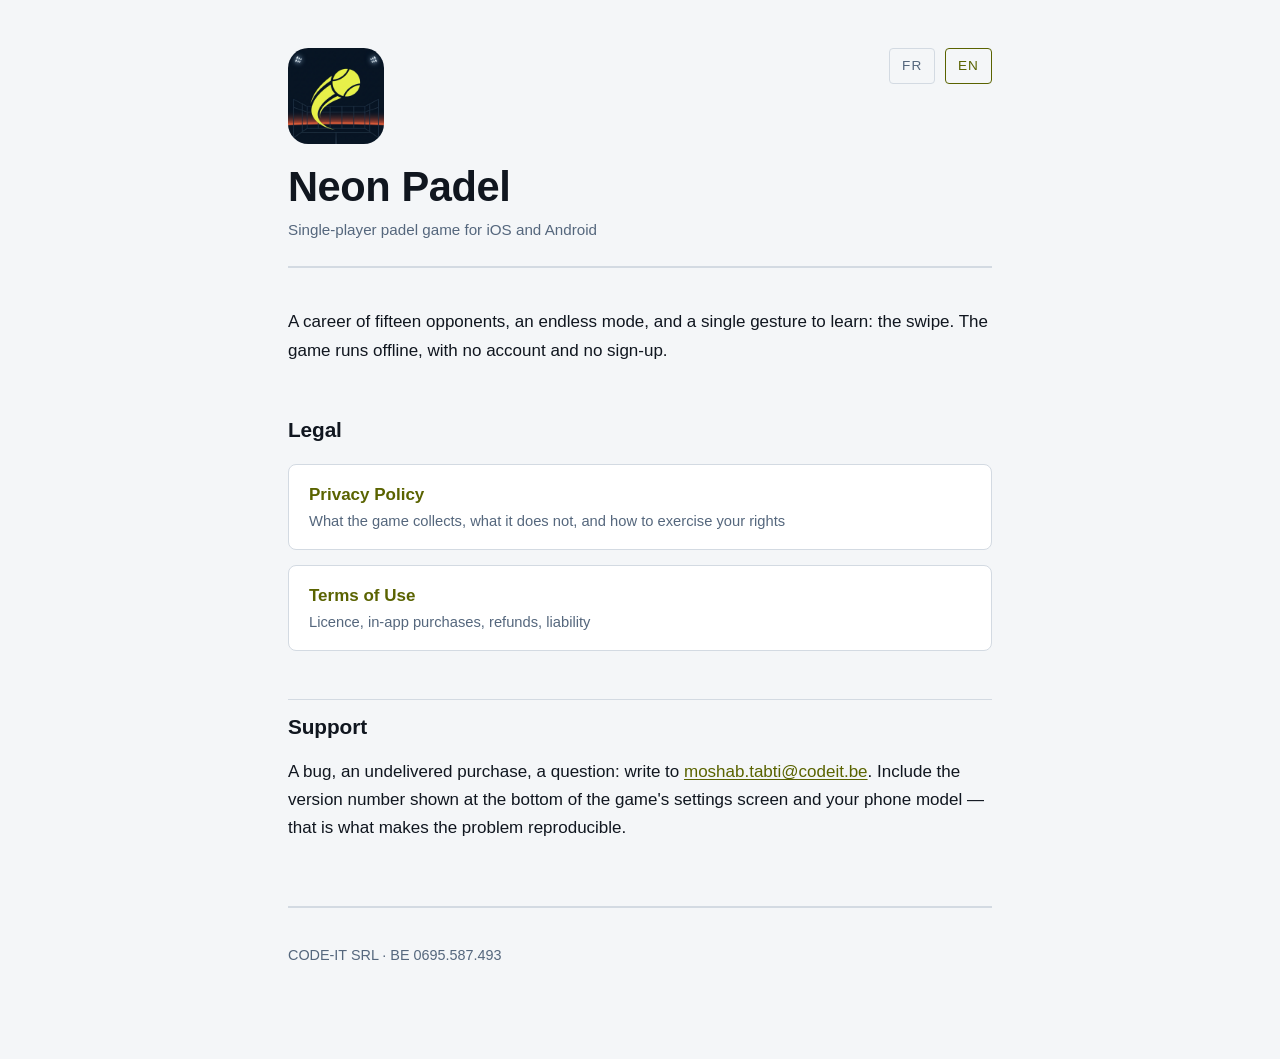
<file: index.html>
<!DOCTYPE html>
<html lang="fr">
<head>
<meta charset="utf-8">
<meta name="viewport" content="width=device-width, initial-scale=1">
<title>Neon Padel</title>
<meta name="description" content="Neon Padel — jeu de padel solo pour iOS et Android. Pages légales et assistance.">
<link rel="icon" href="icone.png">
<link rel="stylesheet" href="style.css">
<style>
    .icone {
        width: 96px; height: 96px; border-radius: 21%;
        display: block; margin-bottom: 1.2rem;
    }
</style>
</head>
<body>
<div class="page">

<div class="langues">
    <button type="button" data-pour="fr" aria-pressed="true">FR</button>
    <button type="button" data-pour="en" aria-pressed="false">EN</button>
</div>

<header>
    <img class="icone" src="icone.png" alt="Neon Padel">
    <h1>Neon Padel</h1>
    <p class="date" data-langue="fr">Jeu de padel solo pour iOS et Android</p>
    <p class="date" data-langue="en" hidden>Single-player padel game for iOS and Android</p>
</header>

<main data-langue="fr">
    <p>Une carrière de quinze adversaires, un mode infini, et un seul geste à apprendre : le
    balayage. Le jeu se joue hors ligne, sans compte et sans inscription.</p>

    <h2>Pages légales</h2>
    <ul class="liens">
        <li><a href="confidentialite.html">
            <span class="titre">Politique de confidentialité</span>
            <span class="sous">Ce que le jeu collecte, ce qu'il ne collecte pas, et comment exercer vos droits</span>
        </a></li>
        <li><a href="conditions.html">
            <span class="titre">Conditions d'utilisation</span>
            <span class="sous">Licence, achats intégrés, remboursements, responsabilité</span>
        </a></li>
    </ul>

    <h2>Assistance</h2>
    <p>Un bug, un achat non livré, une question : écrivez à
    <a href="mailto:moshab.tabti@codeit.be">moshab.tabti@codeit.be</a>. Indiquez le numéro de
    version affiché en bas de l'écran des réglages du jeu, ainsi que votre modèle de téléphone —
    c'est ce qui permet de reproduire le problème.</p>
</main>

<main data-langue="en" hidden>
    <p>A career of fifteen opponents, an endless mode, and a single gesture to learn: the swipe. The
    game runs offline, with no account and no sign-up.</p>

    <h2>Legal</h2>
    <ul class="liens">
        <li><a href="confidentialite.html">
            <span class="titre">Privacy Policy</span>
            <span class="sous">What the game collects, what it does not, and how to exercise your rights</span>
        </a></li>
        <li><a href="conditions.html">
            <span class="titre">Terms of Use</span>
            <span class="sous">Licence, in-app purchases, refunds, liability</span>
        </a></li>
    </ul>

    <h2>Support</h2>
    <p>A bug, an undelivered purchase, a question: write to
    <a href="mailto:moshab.tabti@codeit.be">moshab.tabti@codeit.be</a>. Include the version number
    shown at the bottom of the game's settings screen and your phone model — that is what makes the
    problem reproducible.</p>
</main>

<footer>
    <p>CODE-IT SRL · BE 0695.587.493</p>
</footer>

</div>
<script src="langue.js"></script>
</body>
</html>
</file>
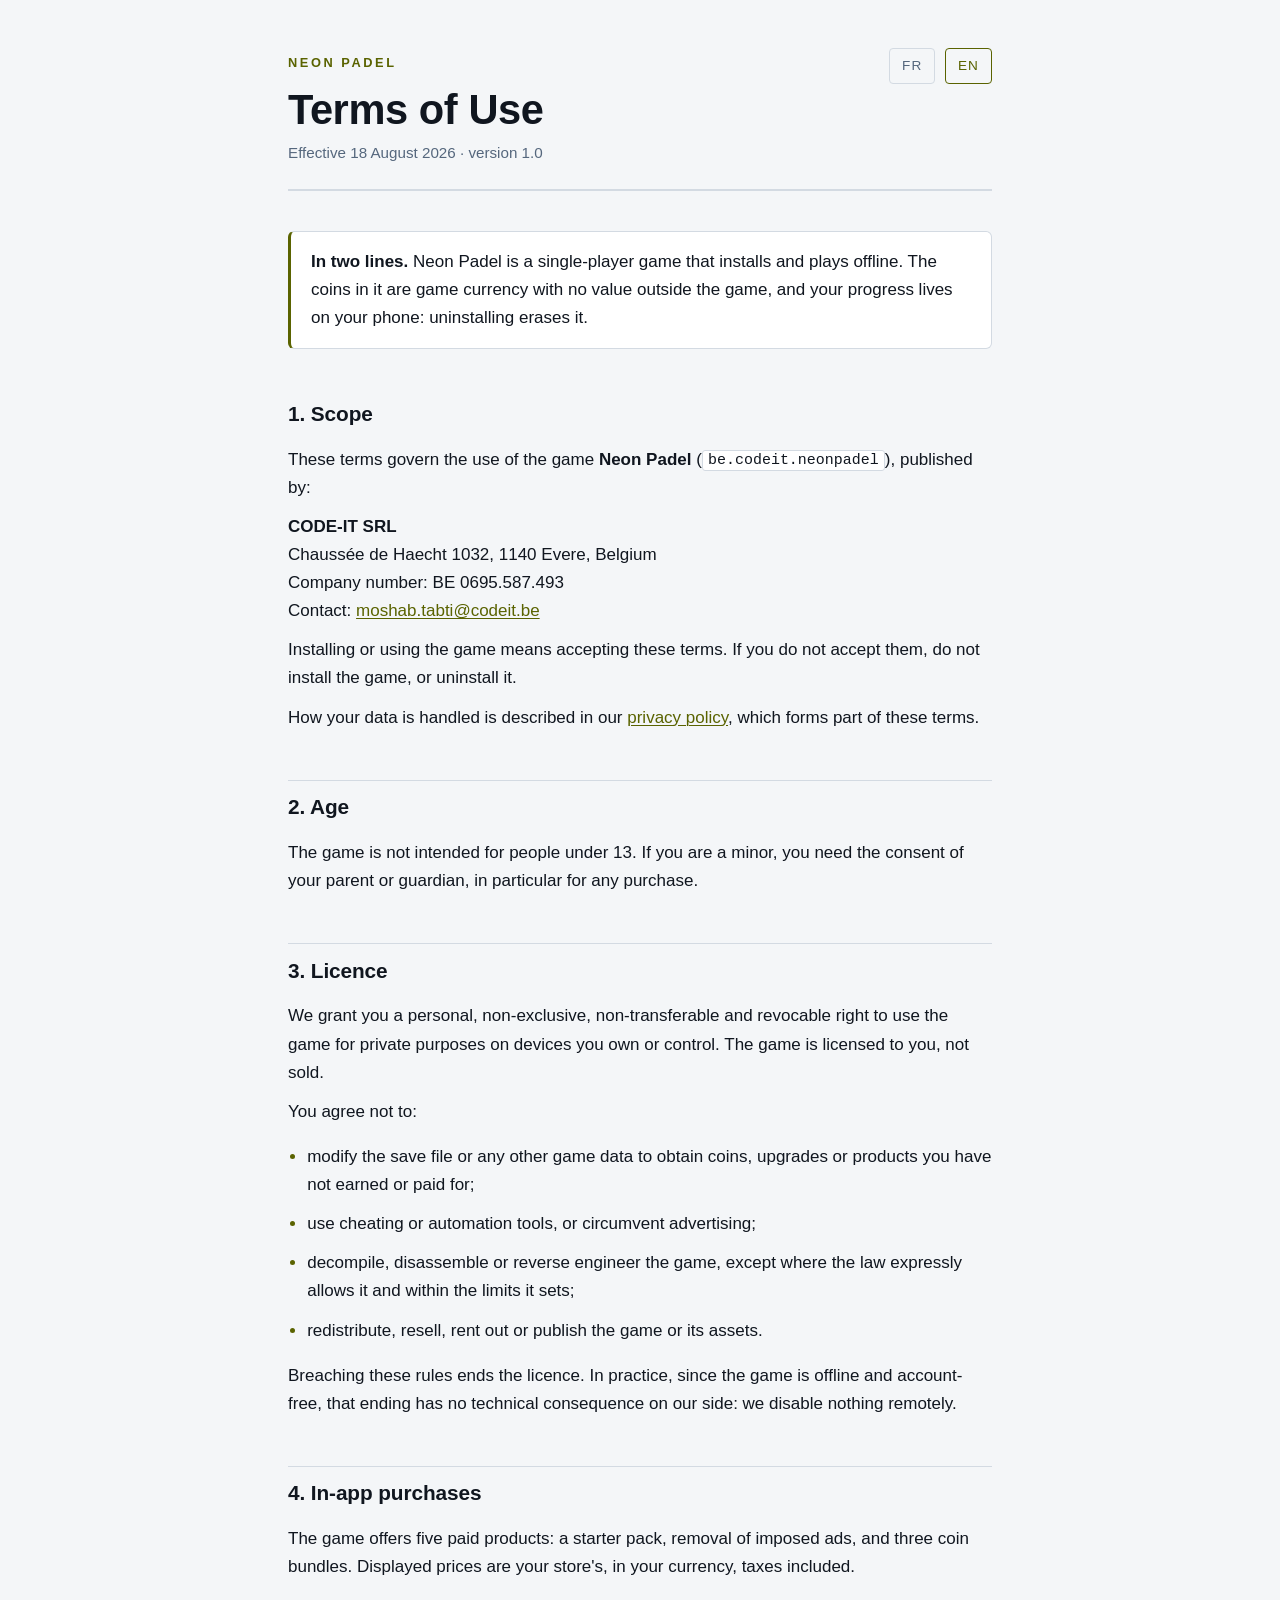
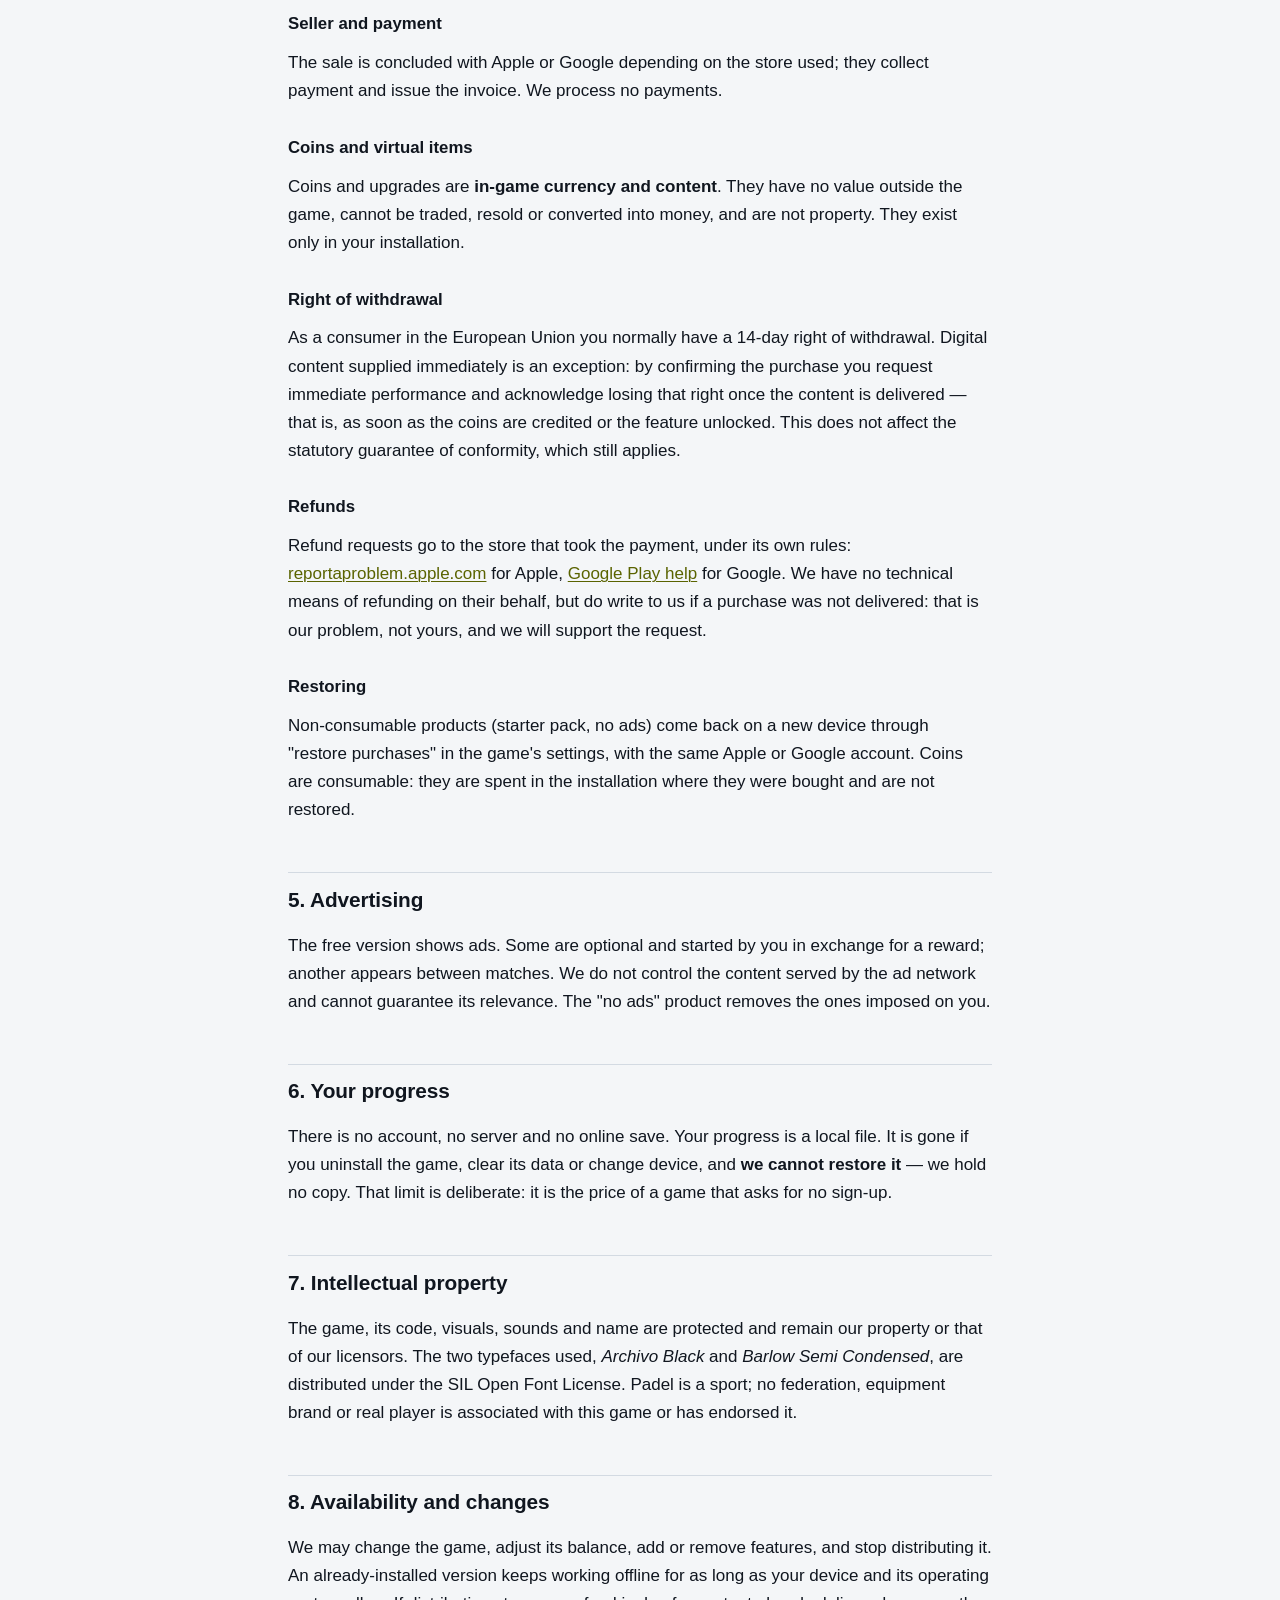
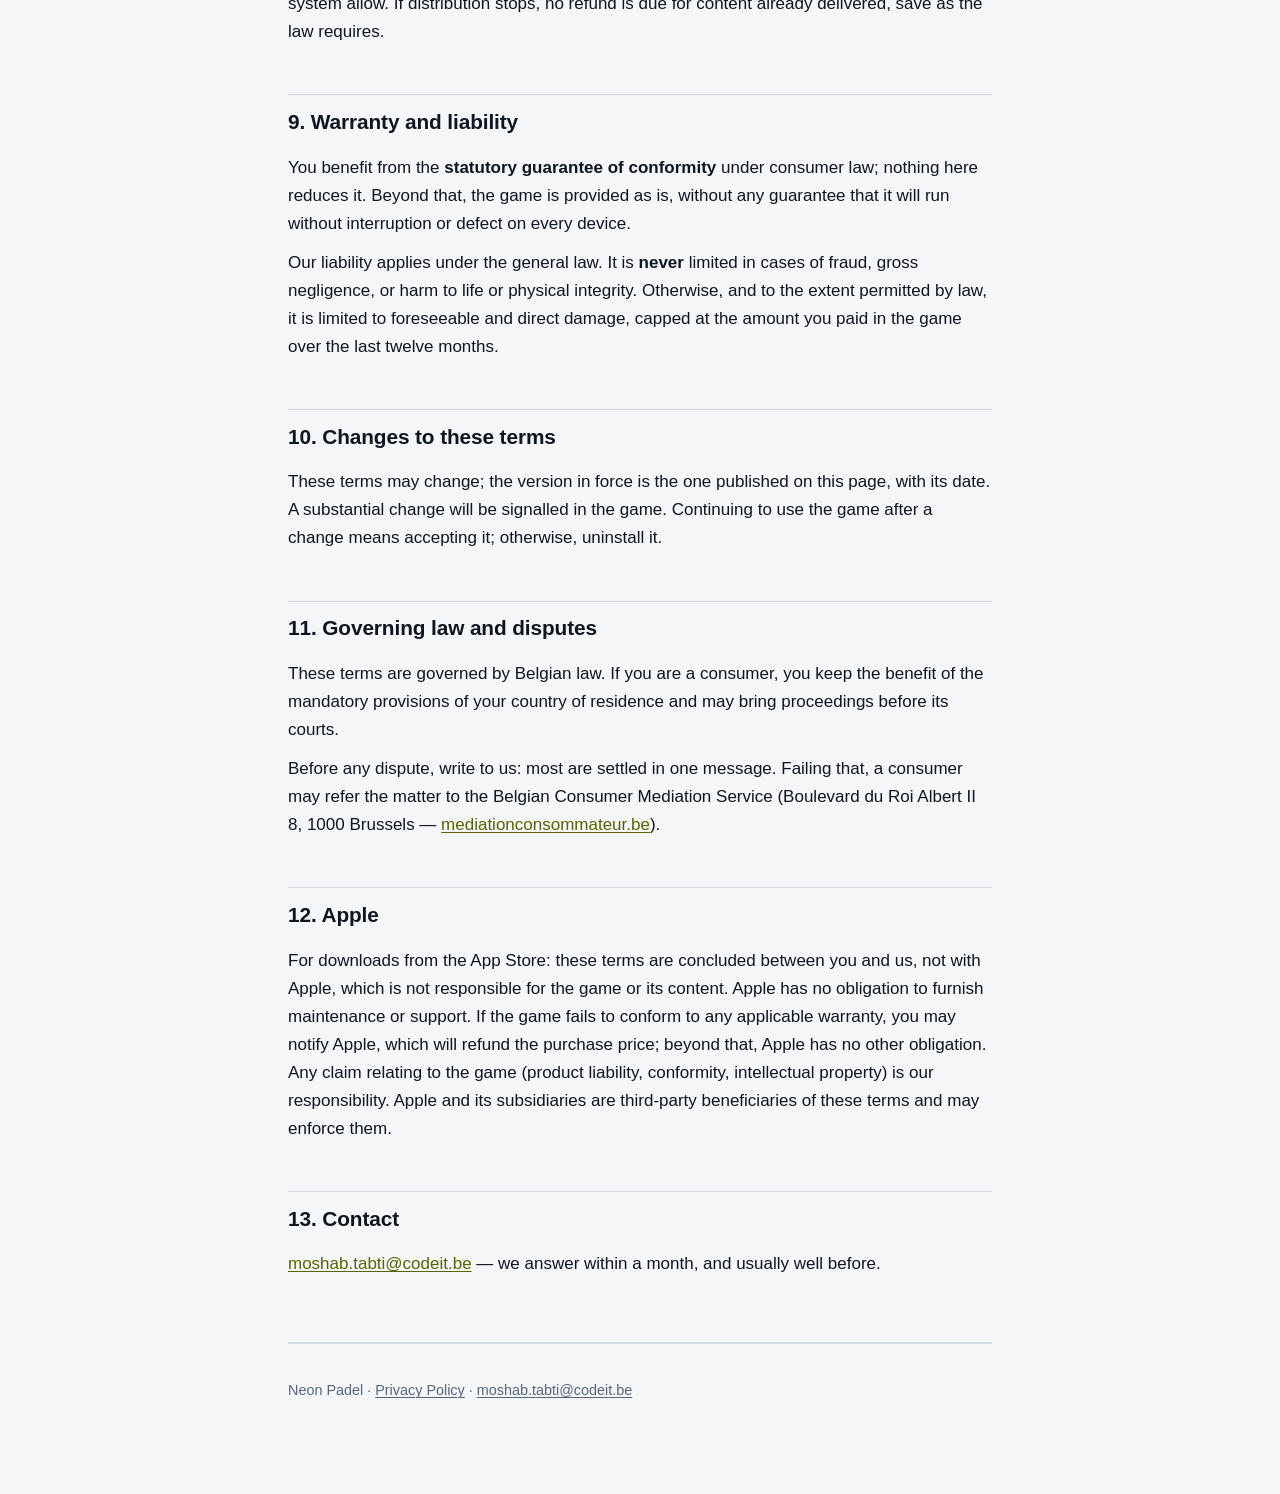
<file: conditions.html>
<!DOCTYPE html>
<html lang="fr">
<head>
<meta charset="utf-8">
<meta name="viewport" content="width=device-width, initial-scale=1">
<title>Neon Padel — Conditions d'utilisation / Terms of Use</title>
<meta name="description" content="Les règles d'utilisation de Neon Padel : licence, achats intégrés, remboursements, responsabilité.">
<link rel="icon" href="icone.png">
<link rel="stylesheet" href="style.css">
</head>
<body>
<div class="page">

<div class="langues">
    <button type="button" data-pour="fr" aria-pressed="true">FR</button>
    <button type="button" data-pour="en" aria-pressed="false">EN</button>
</div>

<header>
    <a class="marque" href="./">Neon Padel</a>
    <div data-langue="fr">
        <h1>Conditions d'utilisation</h1>
        <p class="date">En vigueur au 18 août 2026 · version 1.0</p>
    </div>
    <div data-langue="en" hidden>
        <h1>Terms of Use</h1>
        <p class="date">Effective 18 August 2026 · version 1.0</p>
    </div>
</header>

<!-- ================================ FRANÇAIS ================================ -->
<main data-langue="fr">

<div class="encadre">
    <p><strong>En deux lignes.</strong> Neon Padel est un jeu solo qui s'installe et se joue hors
    ligne. Les pièces qu'il contient sont de la monnaie de jeu, sans valeur en dehors du jeu, et
    votre progression vit sur votre téléphone : la désinstallation l'efface.</p>
</div>

<h2>1. Objet</h2>

<p>Les présentes conditions régissent l'utilisation du jeu <strong>Neon Padel</strong>
(<code>be.codeit.neonpadel</code>), édité par :</p>

<p><strong>CODE-IT SRL</strong><br>
Chaussée de Haecht 1032, 1140 Evere, Belgique<br>
Numéro d'entreprise : BE 0695.587.493<br>
Contact : <a href="mailto:moshab.tabti@codeit.be">moshab.tabti@codeit.be</a></p>

<p>Installer ou utiliser le jeu vaut acceptation de ces conditions. Si vous ne les acceptez pas,
n'installez pas le jeu ou désinstallez-le.</p>

<p>Le traitement de vos données est décrit dans notre
<a href="confidentialite.html">politique de confidentialité</a>, qui fait partie intégrante de ces
conditions.</p>

<h2>2. Âge</h2>

<p>Le jeu n'est pas destiné aux personnes de moins de 13 ans. Si vous êtes mineur, vous devez avoir
l'accord de la personne titulaire de l'autorité parentale, en particulier pour tout achat.</p>

<h2>3. Licence</h2>

<p>Nous vous accordons un droit d'utilisation personnel, non exclusif, non transférable et
révocable, limité à un usage privé sur les appareils que vous possédez ou contrôlez. Le jeu vous
est concédé, non vendu.</p>

<p>Vous vous engagez à ne pas :</p>

<ul>
    <li>modifier le fichier de sauvegarde ou toute autre donnée du jeu pour obtenir des pièces, des
    améliorations ou des produits que vous n'avez pas gagnés ou payés ;</li>
    <li>utiliser un outil de triche, d'automatisation ou de détournement des publicités ;</li>
    <li>décompiler, désassembler ou faire de l'ingénierie inverse, hors des cas où la loi
    l'autorise expressément et dans les limites qu'elle fixe ;</li>
    <li>redistribuer, revendre, louer ou publier le jeu ou ses éléments.</li>
</ul>

<p>Le non-respect de ces règles met fin à la licence. En pratique, le jeu étant hors ligne et sans
compte, cette fin de licence n'emporte aucune conséquence technique de notre part : nous ne
désactivons rien à distance.</p>

<h2>4. Achats intégrés</h2>

<p>Le jeu propose cinq produits payants : un pack de démarrage, la suppression des publicités
imposées, et trois lots de pièces. Les prix affichés sont ceux de votre boutique, dans votre
monnaie, taxes comprises.</p>

<h3>Vendeur et paiement</h3>

<p>La vente est conclue avec Apple ou Google selon la boutique utilisée ; ce sont eux qui
encaissent et qui émettent la facture. Nous ne traitons aucun paiement.</p>

<h3>Pièces et objets virtuels</h3>

<p>Les pièces et les améliorations sont une <strong>monnaie et des contenus de jeu</strong>. Ils
n'ont aucune valeur en dehors du jeu, ne peuvent être ni échangés, ni revendus, ni convertis en
argent, et ne constituent pas une propriété. Ils n'existent que dans votre installation.</p>

<h3>Droit de rétractation</h3>

<p>En tant que consommateur dans l'Union européenne, vous disposez en principe d'un délai de
rétractation de 14 jours. Un contenu numérique fourni immédiatement fait exception : en confirmant
l'achat, vous demandez l'exécution immédiate et reconnaissez perdre ce droit une fois le contenu
délivré — c'est-à-dire dès que les pièces sont créditées ou la fonctionnalité débloquée. Cela ne
touche pas la garantie légale de conformité, qui reste due.</p>

<h3>Remboursements</h3>

<p>Les demandes de remboursement se font auprès de la boutique qui a encaissé le paiement, selon
ses règles : <a href="https://reportaproblem.apple.com">reportaproblem.apple.com</a> pour Apple,
<a href="https://support.google.com/googleplay/answer/2479637">l'aide Google Play</a> pour Google.
Nous n'avons pas la capacité technique de rembourser à leur place, mais écrivez-nous si un achat
n'a pas été livré : c'est notre problème, pas le vôtre, et nous appuierons la demande.</p>

<h3>Restauration</h3>

<p>Les produits non consommables (pack de démarrage, sans publicité) se retrouvent sur un nouvel
appareil via « restaurer mes achats », dans les réglages du jeu, avec le même compte Apple ou
Google. Les pièces, elles, sont consommables : elles sont dépensées dans la partie où elles ont été
achetées et ne se restaurent pas.</p>

<h2>5. Publicité</h2>

<p>La version gratuite affiche des publicités. Certaines sont facultatives et lancées par vous en
échange d'une récompense ; une autre s'intercale entre les parties. Nous ne contrôlons pas le
contenu des annonces diffusées par la régie et ne pouvons pas en garantir la pertinence. Le produit
« sans publicité » supprime celles qui s'imposent à vous.</p>

<h2>6. Votre progression</h2>

<p>Il n'y a ni compte, ni serveur, ni sauvegarde en ligne. Votre progression est un fichier local.
Elle disparaît si vous désinstallez le jeu, effacez ses données ou changez d'appareil, et
<strong>nous ne pouvons pas la restaurer</strong> — nous n'en avons aucune copie. Cette limite est
assumée : elle est le prix d'un jeu qui ne demande aucune inscription.</p>

<h2>7. Propriété intellectuelle</h2>

<p>Le jeu, son code, ses visuels, ses sons et son nom sont protégés et restent notre propriété ou
celle de nos concédants. Les deux polices utilisées, <em>Archivo Black</em> et <em>Barlow Semi
Condensed</em>, sont distribuées sous SIL Open Font License. Le padel est un sport ; aucune
fédération, marque d'équipement ou joueur réel n'est associé à ce jeu ni ne l'a approuvé.</p>

<h2>8. Disponibilité et évolutions</h2>

<p>Nous pouvons faire évoluer le jeu, modifier son équilibrage, ajouter ou retirer des
fonctionnalités, et cesser sa distribution. Une version déjà installée continue de fonctionner hors
ligne aussi longtemps que votre appareil et son système le permettent. En cas d'arrêt de la
distribution, aucun remboursement n'est dû pour les contenus déjà délivrés, sauf ce que la loi
impose.</p>

<h2>9. Garantie et responsabilité</h2>

<p>Vous bénéficiez de la <strong>garantie légale de conformité</strong> prévue par le droit de la
consommation : rien dans ces conditions ne la réduit. En dehors d'elle, le jeu est fourni tel quel,
sans garantie qu'il fonctionne sans interruption ni défaut sur tout appareil.</p>

<p>Notre responsabilité est engagée dans les conditions du droit commun. Elle n'est
<strong>jamais</strong> limitée en cas de dol, de faute lourde, d'atteinte à la vie ou à
l'intégrité physique. Pour le reste, et dans la mesure permise par la loi, elle est limitée aux
dommages prévisibles et directs, plafonnés au montant que vous avez payé dans le jeu au cours des
douze derniers mois.</p>

<h2>10. Modification des conditions</h2>

<p>Ces conditions peuvent être modifiées ; la version en vigueur est celle publiée sur cette page,
avec sa date. Une modification substantielle sera signalée dans le jeu. Continuer à utiliser le jeu
après une modification vaut acceptation ; sinon, désinstallez-le.</p>

<h2>11. Droit applicable et litiges</h2>

<p>Ces conditions sont soumises au droit belge. Si vous êtes consommateur, vous conservez le
bénéfice des dispositions impératives du droit de votre pays de résidence, et vous pouvez saisir
les juridictions de ce pays.</p>

<p>Avant tout litige, écrivez-nous : la plupart se règlent en un message. À défaut, un consommateur
peut saisir le Service de médiation pour le consommateur (Boulevard du Roi Albert II 8, 1000
Bruxelles — <a href="https://mediationconsommateur.be">mediationconsommateur.be</a>).</p>

<h2>12. Apple</h2>

<p>Pour les téléchargements depuis l'App Store : ces conditions sont conclues entre vous et nous,
non avec Apple, qui n'est pas responsable du jeu ni de son contenu. Apple n'a aucune obligation
d'assistance ou de maintenance. En cas de non-conformité du jeu à une garantie applicable, vous
pouvez le notifier à Apple, qui vous remboursera le prix d'achat ; au-delà, Apple n'assume aucune
obligation. Toute réclamation relative au jeu (responsabilité du fait des produits, conformité,
propriété intellectuelle) relève de nous. Apple et ses filiales sont tiers bénéficiaires de ces
conditions et peuvent s'en prévaloir.</p>

<h2>13. Contact</h2>

<p><a href="mailto:moshab.tabti@codeit.be">moshab.tabti@codeit.be</a> — nous répondons aux demandes
sous un mois, et généralement bien avant.</p>

</main>

<!-- ================================= ENGLISH ================================ -->
<main data-langue="en" hidden>

<div class="encadre">
    <p><strong>In two lines.</strong> Neon Padel is a single-player game that installs and plays
    offline. The coins in it are game currency with no value outside the game, and your progress
    lives on your phone: uninstalling erases it.</p>
</div>

<h2>1. Scope</h2>

<p>These terms govern the use of the game <strong>Neon Padel</strong>
(<code>be.codeit.neonpadel</code>), published by:</p>

<p><strong>CODE-IT SRL</strong><br>
Chaussée de Haecht 1032, 1140 Evere, Belgium<br>
Company number: BE 0695.587.493<br>
Contact: <a href="mailto:moshab.tabti@codeit.be">moshab.tabti@codeit.be</a></p>

<p>Installing or using the game means accepting these terms. If you do not accept them, do not
install the game, or uninstall it.</p>

<p>How your data is handled is described in our
<a href="confidentialite.html">privacy policy</a>, which forms part of these terms.</p>

<h2>2. Age</h2>

<p>The game is not intended for people under 13. If you are a minor, you need the consent of your
parent or guardian, in particular for any purchase.</p>

<h2>3. Licence</h2>

<p>We grant you a personal, non-exclusive, non-transferable and revocable right to use the game for
private purposes on devices you own or control. The game is licensed to you, not sold.</p>

<p>You agree not to:</p>

<ul>
    <li>modify the save file or any other game data to obtain coins, upgrades or products you have
    not earned or paid for;</li>
    <li>use cheating or automation tools, or circumvent advertising;</li>
    <li>decompile, disassemble or reverse engineer the game, except where the law expressly allows
    it and within the limits it sets;</li>
    <li>redistribute, resell, rent out or publish the game or its assets.</li>
</ul>

<p>Breaching these rules ends the licence. In practice, since the game is offline and account-free,
that ending has no technical consequence on our side: we disable nothing remotely.</p>

<h2>4. In-app purchases</h2>

<p>The game offers five paid products: a starter pack, removal of imposed ads, and three coin
bundles. Displayed prices are your store's, in your currency, taxes included.</p>

<h3>Seller and payment</h3>

<p>The sale is concluded with Apple or Google depending on the store used; they collect payment and
issue the invoice. We process no payments.</p>

<h3>Coins and virtual items</h3>

<p>Coins and upgrades are <strong>in-game currency and content</strong>. They have no value outside
the game, cannot be traded, resold or converted into money, and are not property. They exist only
in your installation.</p>

<h3>Right of withdrawal</h3>

<p>As a consumer in the European Union you normally have a 14-day right of withdrawal. Digital
content supplied immediately is an exception: by confirming the purchase you request immediate
performance and acknowledge losing that right once the content is delivered — that is, as soon as
the coins are credited or the feature unlocked. This does not affect the statutory guarantee of
conformity, which still applies.</p>

<h3>Refunds</h3>

<p>Refund requests go to the store that took the payment, under its own rules:
<a href="https://reportaproblem.apple.com">reportaproblem.apple.com</a> for Apple,
<a href="https://support.google.com/googleplay/answer/2479637">Google Play help</a> for Google. We
have no technical means of refunding on their behalf, but do write to us if a purchase was not
delivered: that is our problem, not yours, and we will support the request.</p>

<h3>Restoring</h3>

<p>Non-consumable products (starter pack, no ads) come back on a new device through "restore
purchases" in the game's settings, with the same Apple or Google account. Coins are consumable:
they are spent in the installation where they were bought and are not restored.</p>

<h2>5. Advertising</h2>

<p>The free version shows ads. Some are optional and started by you in exchange for a reward;
another appears between matches. We do not control the content served by the ad network and cannot
guarantee its relevance. The "no ads" product removes the ones imposed on you.</p>

<h2>6. Your progress</h2>

<p>There is no account, no server and no online save. Your progress is a local file. It is gone if
you uninstall the game, clear its data or change device, and <strong>we cannot restore it</strong> —
we hold no copy. That limit is deliberate: it is the price of a game that asks for no sign-up.</p>

<h2>7. Intellectual property</h2>

<p>The game, its code, visuals, sounds and name are protected and remain our property or that of our
licensors. The two typefaces used, <em>Archivo Black</em> and <em>Barlow Semi Condensed</em>, are
distributed under the SIL Open Font License. Padel is a sport; no federation, equipment brand or
real player is associated with this game or has endorsed it.</p>

<h2>8. Availability and changes</h2>

<p>We may change the game, adjust its balance, add or remove features, and stop distributing it. An
already-installed version keeps working offline for as long as your device and its operating system
allow. If distribution stops, no refund is due for content already delivered, save as the law
requires.</p>

<h2>9. Warranty and liability</h2>

<p>You benefit from the <strong>statutory guarantee of conformity</strong> under consumer law;
nothing here reduces it. Beyond that, the game is provided as is, without any guarantee that it will
run without interruption or defect on every device.</p>

<p>Our liability applies under the general law. It is <strong>never</strong> limited in cases of
fraud, gross negligence, or harm to life or physical integrity. Otherwise, and to the extent
permitted by law, it is limited to foreseeable and direct damage, capped at the amount you paid in
the game over the last twelve months.</p>

<h2>10. Changes to these terms</h2>

<p>These terms may change; the version in force is the one published on this page, with its date. A
substantial change will be signalled in the game. Continuing to use the game after a change means
accepting it; otherwise, uninstall it.</p>

<h2>11. Governing law and disputes</h2>

<p>These terms are governed by Belgian law. If you are a consumer, you keep the benefit of the
mandatory provisions of your country of residence and may bring proceedings before its courts.</p>

<p>Before any dispute, write to us: most are settled in one message. Failing that, a consumer may
refer the matter to the Belgian Consumer Mediation Service (Boulevard du Roi Albert II 8, 1000
Brussels — <a href="https://mediationconsommateur.be">mediationconsommateur.be</a>).</p>

<h2>12. Apple</h2>

<p>For downloads from the App Store: these terms are concluded between you and us, not with Apple,
which is not responsible for the game or its content. Apple has no obligation to furnish
maintenance or support. If the game fails to conform to any applicable warranty, you may notify
Apple, which will refund the purchase price; beyond that, Apple has no other obligation. Any claim
relating to the game (product liability, conformity, intellectual property) is our responsibility.
Apple and its subsidiaries are third-party beneficiaries of these terms and may enforce them.</p>

<h2>13. Contact</h2>

<p><a href="mailto:moshab.tabti@codeit.be">moshab.tabti@codeit.be</a> — we answer within a month,
and usually well before.</p>

</main>

<footer>
    <p data-langue="fr">Neon Padel · <a href="confidentialite.html">Politique de confidentialité</a> ·
    <a href="mailto:moshab.tabti@codeit.be">moshab.tabti@codeit.be</a></p>
    <p data-langue="en" hidden>Neon Padel · <a href="confidentialite.html">Privacy Policy</a> ·
    <a href="mailto:moshab.tabti@codeit.be">moshab.tabti@codeit.be</a></p>
</footer>

</div>
<script src="langue.js"></script>
</body>
</html>
</file>
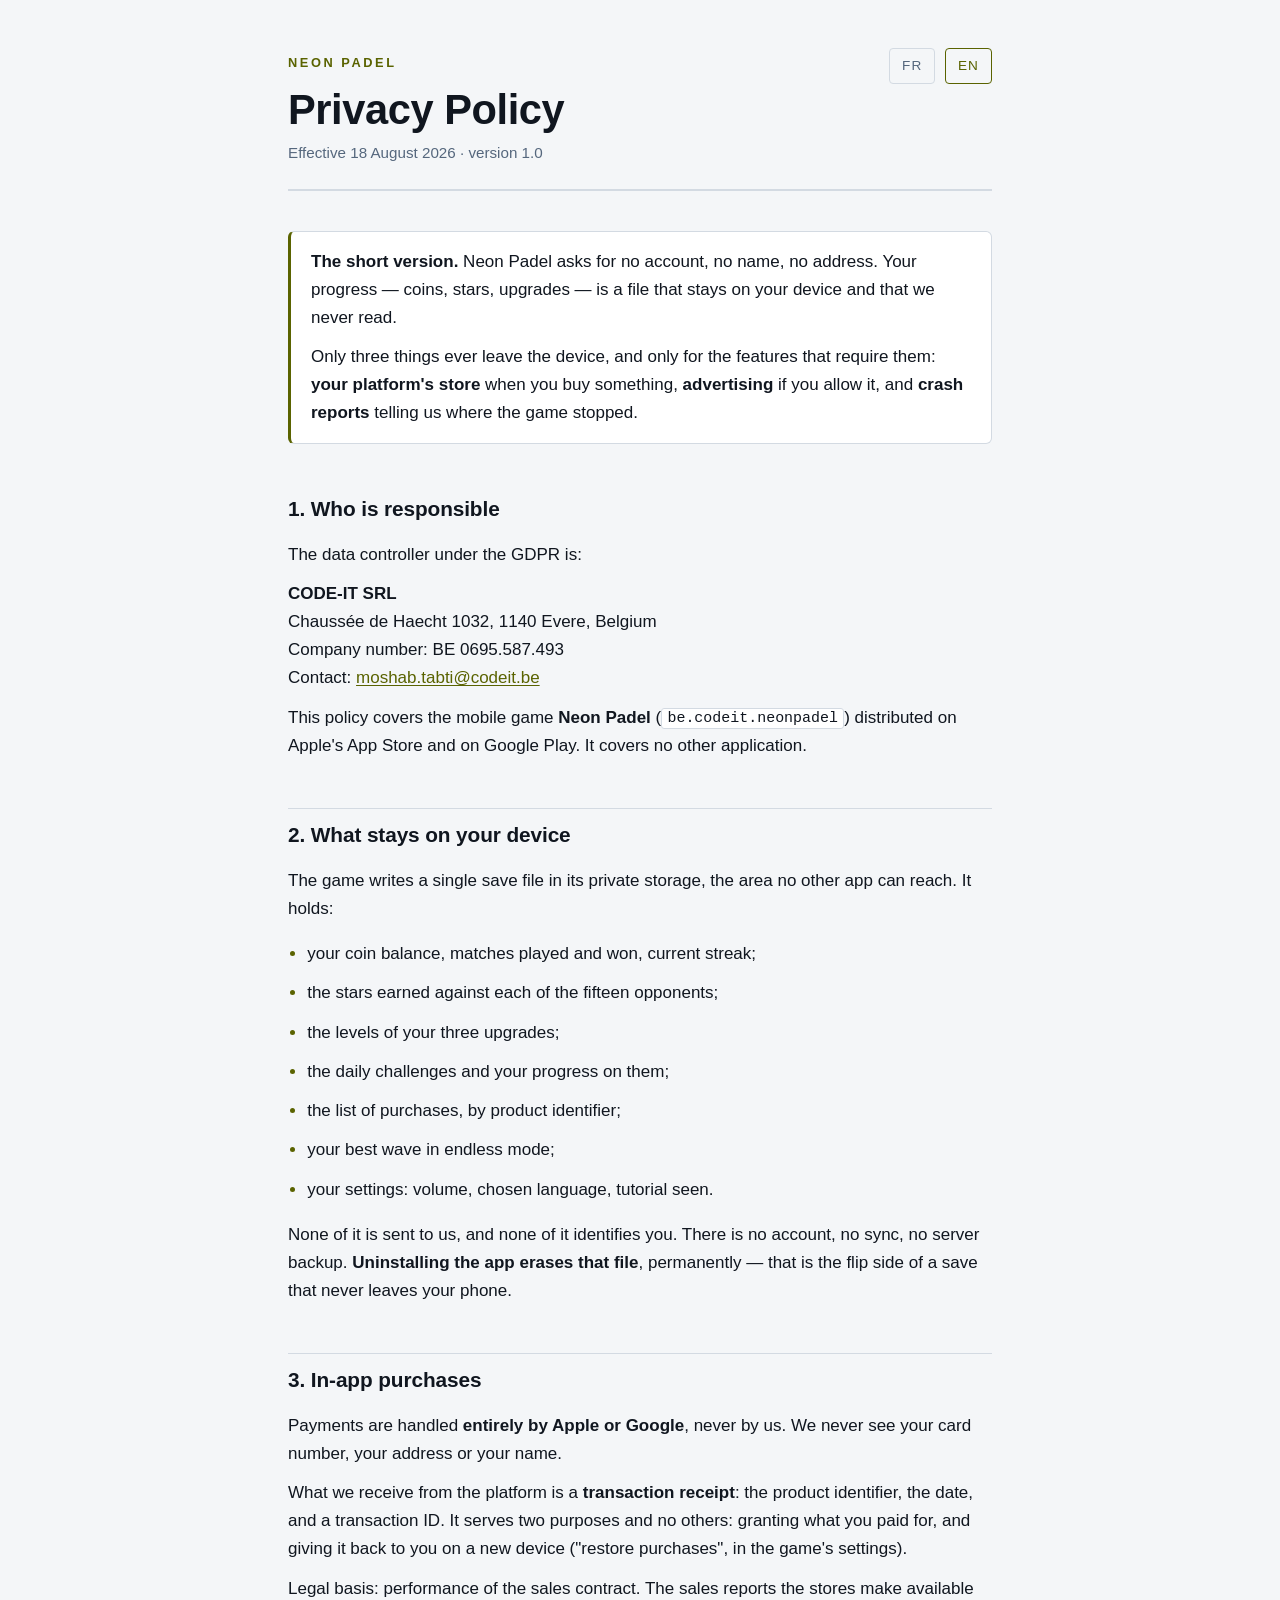
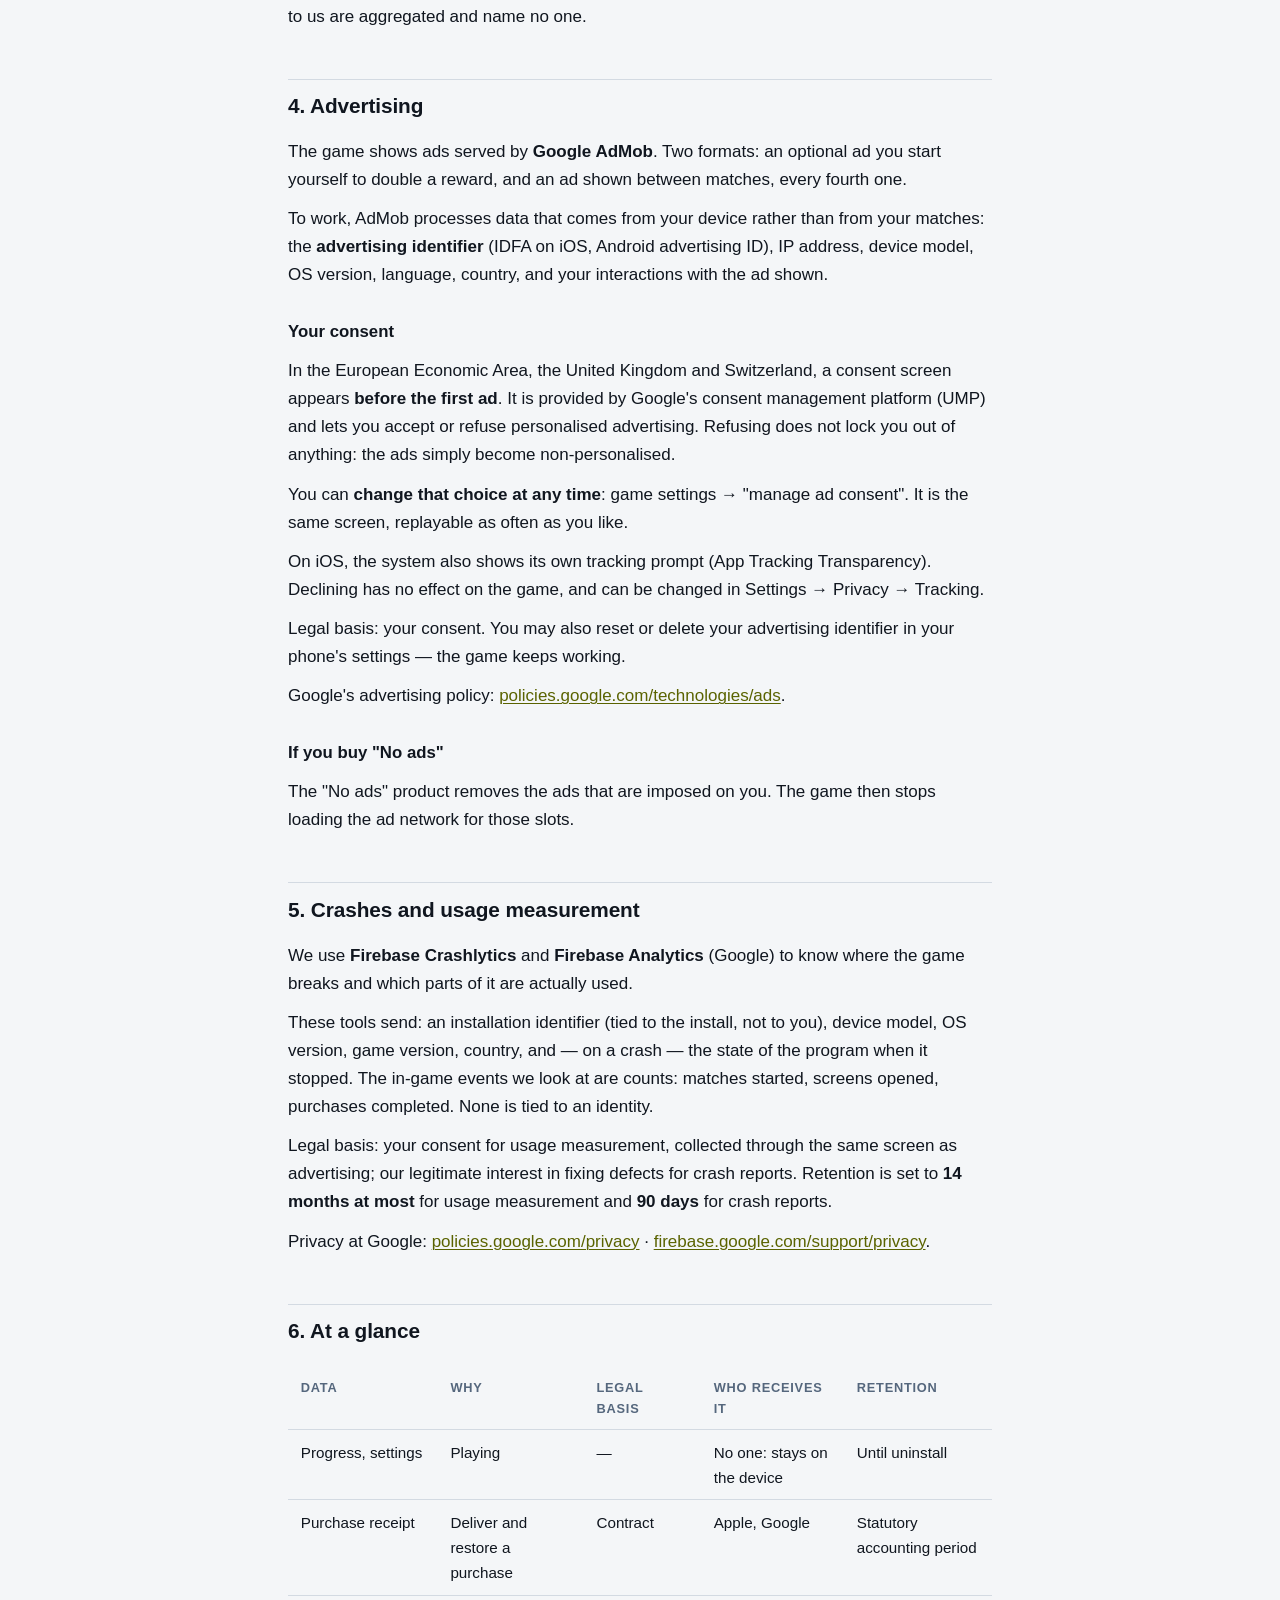
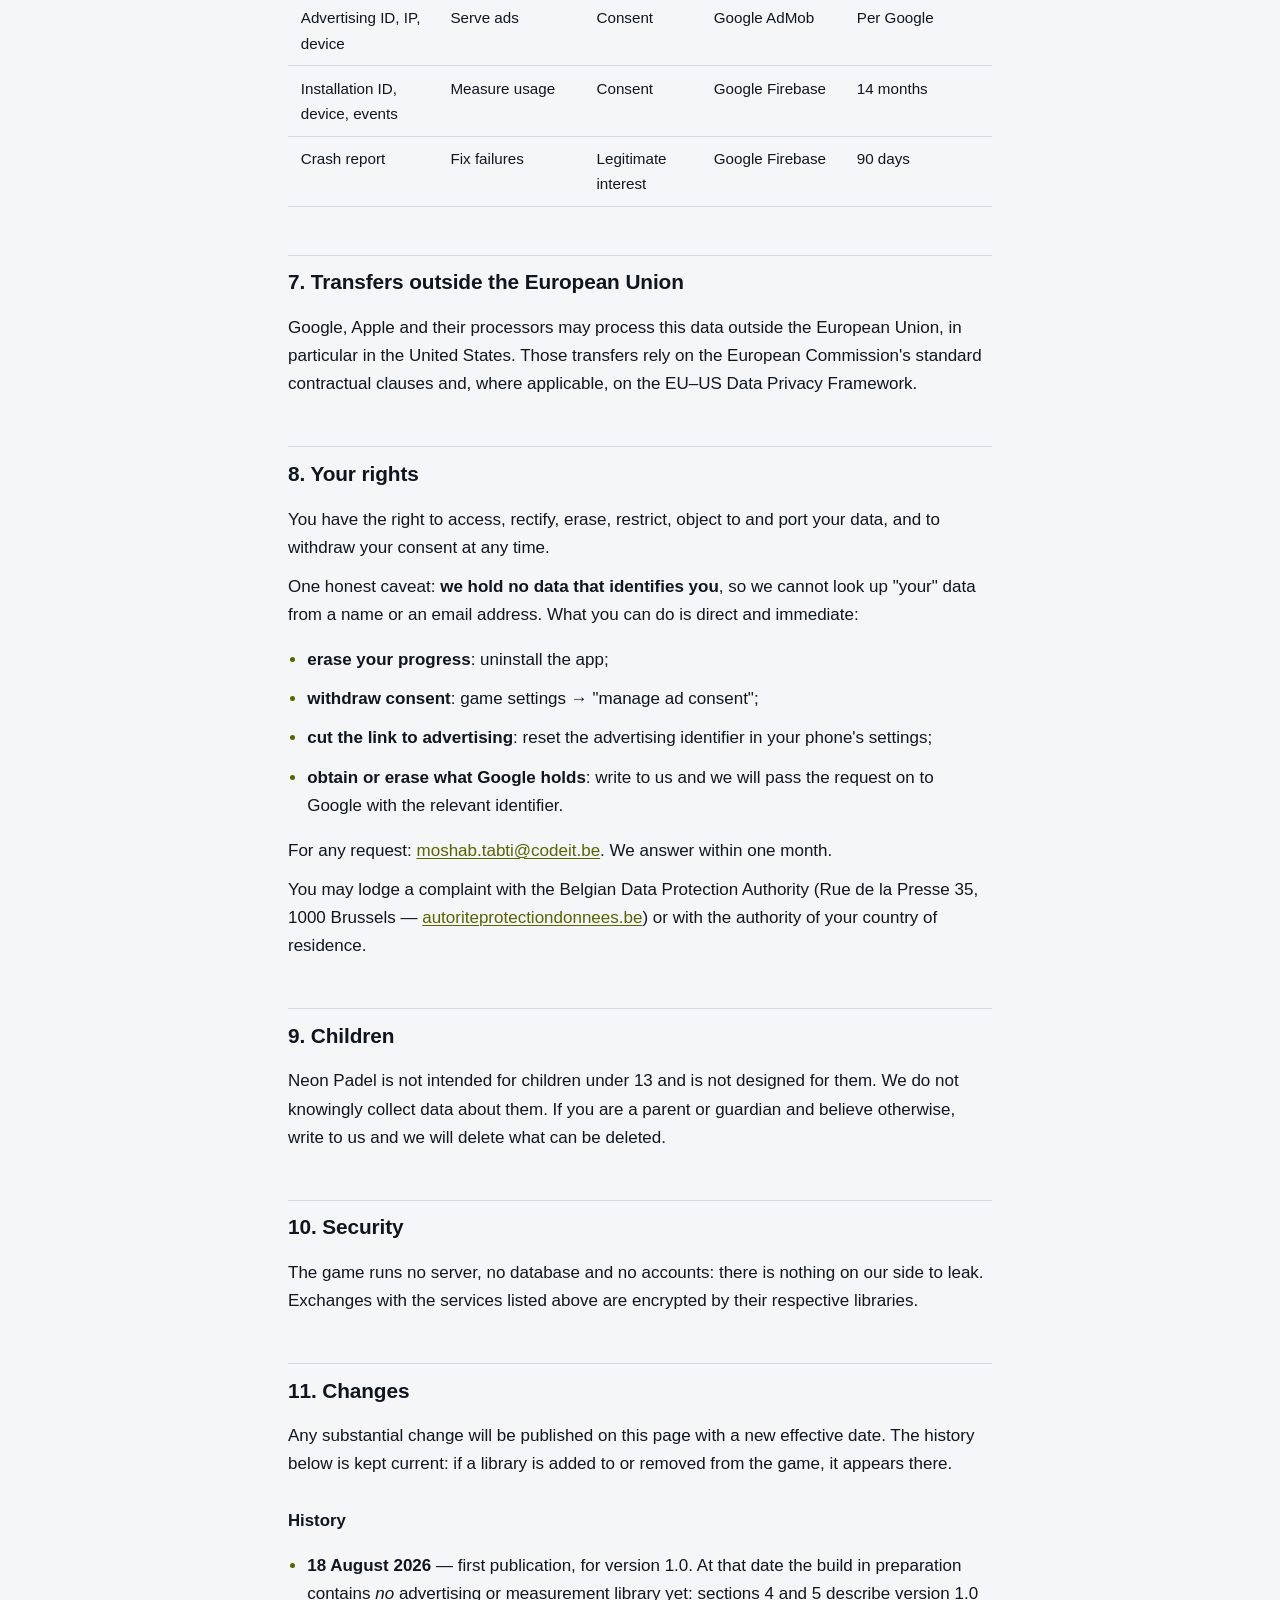
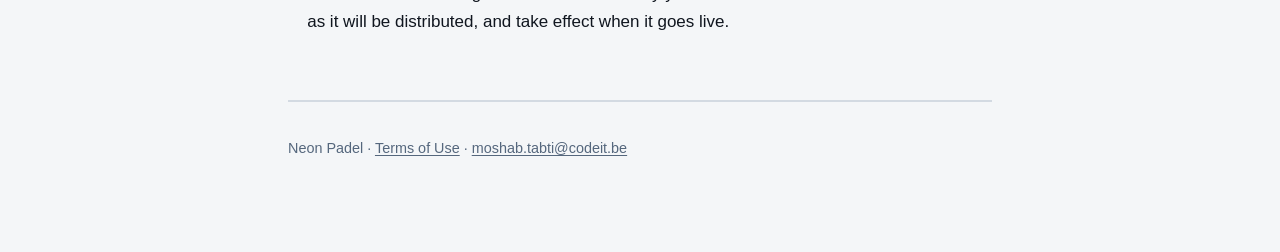
<file: confidentialite.html>
<!DOCTYPE html>
<html lang="fr">
<head>
<meta charset="utf-8">
<meta name="viewport" content="width=device-width, initial-scale=1">
<title>Neon Padel — Politique de confidentialité / Privacy Policy</title>
<meta name="description" content="Ce que Neon Padel collecte, ce qu'il ne collecte pas, et comment exercer vos droits.">
<link rel="icon" href="icone.png">
<link rel="stylesheet" href="style.css">
</head>
<body>
<div class="page">

<div class="langues">
    <button type="button" data-pour="fr" aria-pressed="true">FR</button>
    <button type="button" data-pour="en" aria-pressed="false">EN</button>
</div>

<header>
    <a class="marque" href="./">Neon Padel</a>
    <div data-langue="fr">
        <h1>Politique de confidentialité</h1>
        <p class="date">En vigueur au 18 août 2026 · version 1.0</p>
    </div>
    <div data-langue="en" hidden>
        <h1>Privacy Policy</h1>
        <p class="date">Effective 18 August 2026 · version 1.0</p>
    </div>
</header>

<!-- ================================ FRANÇAIS ================================ -->
<main data-langue="fr">

<div class="encadre">
    <p><strong>L'essentiel.</strong> Neon Padel ne vous demande aucun compte, aucun nom, aucune
    adresse. Votre progression — pièces, étoiles, améliorations — est un fichier qui reste sur
    votre appareil et que nous ne lisons jamais.</p>
    <p>Trois choses seulement sortent de l'appareil, et uniquement pour les fonctions qui les
    exigent : <strong>la boutique</strong> de votre plateforme quand vous achetez,
    <strong>la publicité</strong> si vous l'acceptez, et <strong>les rapports de plantage</strong>
    qui nous disent où le jeu s'est arrêté.</p>
</div>

<h2>1. Qui est responsable</h2>

<p>Le responsable du traitement au sens du RGPD est :</p>

<p><strong>CODE-IT SRL</strong><br>
Chaussée de Haecht 1032, 1140 Evere, Belgique<br>
Numéro d'entreprise : BE 0695.587.493<br>
Contact : <a href="mailto:moshab.tabti@codeit.be">moshab.tabti@codeit.be</a></p>

<p>Cette politique couvre l'application mobile <strong>Neon Padel</strong>
(<code>be.codeit.neonpadel</code>) distribuée sur l'App Store d'Apple et sur Google Play.
Elle ne couvre aucune autre application.</p>

<h2>2. Ce qui reste sur votre appareil</h2>

<p>Le jeu écrit un fichier de sauvegarde unique dans son espace privé, celui auquel aucune autre
application n'a accès. Il contient :</p>

<ul>
    <li>votre solde de pièces, le nombre de matchs joués et gagnés, votre série en cours ;</li>
    <li>les étoiles obtenues contre chacun des quinze adversaires ;</li>
    <li>les niveaux de vos trois améliorations ;</li>
    <li>les défis du jour et leur avancement ;</li>
    <li>la liste des achats effectués, par identifiant de produit ;</li>
    <li>votre meilleure vague en mode infini ;</li>
    <li>vos réglages : volume, langue choisie, tutoriel vu.</li>
</ul>

<p>Rien de tout cela ne nous est transmis, et rien de tout cela ne vous identifie. Il n'y a ni
compte, ni synchronisation, ni sauvegarde sur un serveur. <strong>Désinstaller l'application
efface ce fichier</strong>, et cette perte est définitive : c'est le revers d'une sauvegarde qui
ne quitte jamais votre téléphone.</p>

<h2>3. Achats intégrés</h2>

<p>Les paiements sont traités <strong>entièrement par Apple ou par Google</strong>, jamais par
nous. Nous ne voyons ni votre numéro de carte, ni votre adresse, ni votre nom.</p>

<p>Ce que nous recevons de la plateforme est un <strong>reçu de transaction</strong> : l'identifiant
du produit acheté, la date, et un identifiant de transaction. Il sert à deux choses, et à rien
d'autre : vous accorder ce que vous avez payé, et vous le rendre si vous changez d'appareil
(« restaurer mes achats », dans les réglages du jeu).</p>

<p>Base légale : l'exécution du contrat de vente. Les rapports de vente que les boutiques nous
mettent à disposition sont agrégés et ne désignent personne.</p>

<h2>4. Publicité</h2>

<p>Le jeu affiche des publicités fournies par <strong>Google AdMob</strong>. Deux formats : une
publicité facultative que vous lancez vous-même pour doubler un gain, et une publicité qui
s'intercale toutes les quatre parties.</p>

<p>Pour fonctionner, AdMob traite des données qui ne viennent pas de vos parties mais de votre
appareil : l'<strong>identifiant publicitaire</strong> (IDFA sur iOS, identifiant publicitaire
Android), l'adresse IP, le modèle d'appareil, la version du système, la langue, le pays, et vos
interactions avec la publicité affichée.</p>

<h3>Votre consentement</h3>

<p>Dans l'Espace économique européen, au Royaume-Uni et en Suisse, un écran de consentement
s'affiche <strong>avant la première publicité</strong>. Il est fourni par la plateforme de gestion
du consentement de Google (UMP) et vous laisse accepter ou refuser la publicité personnalisée.
Refuser ne coupe pas l'accès au jeu : les publicités deviennent non personnalisées.</p>

<p>Vous pouvez <strong>revenir sur ce choix à tout moment</strong> : réglages du jeu → « gérer mon
consentement publicitaire ». C'est le même écran, rejouable autant de fois que vous le voulez.</p>

<p>Sur iOS, le système affiche en plus sa propre demande de suivi (App Tracking Transparency).
Refuser y est sans conséquence sur le jeu, et se modifie dans Réglages → Confidentialité →
Suivi.</p>

<p>Base légale : votre consentement. Vous pouvez également remettre à zéro ou supprimer votre
identifiant publicitaire dans les réglages de votre téléphone — le jeu continue de fonctionner.</p>

<p>Politique de Google en matière de publicité :
<a href="https://policies.google.com/technologies/ads">policies.google.com/technologies/ads</a>.</p>

<h3>Si vous achetez « Sans publicité »</h3>

<p>Le produit « Sans publicité » supprime les publicités qui s'imposent à vous. Le jeu cesse alors
de charger la régie pour ces emplacements.</p>

<h2>5. Plantages et mesure d'usage</h2>

<p>Nous utilisons <strong>Firebase Crashlytics</strong> et <strong>Firebase Analytics</strong>
(Google) pour savoir où le jeu se casse et quelles parties du jeu servent réellement.</p>

<p>Ces outils transmettent : un identifiant d'installation (propre à l'installation, pas à vous),
le modèle d'appareil, la version du système, la version du jeu, le pays, et — en cas de plantage —
l'état du programme au moment où il s'est arrêté. Les événements de jeu que nous consultons sont
des comptes : matchs lancés, écrans ouverts, achats aboutis. Aucun n'est rattaché à une
identité.</p>

<p>Base légale : votre consentement pour la mesure d'usage, recueilli par le même écran que la
publicité ; notre intérêt légitime à corriger les défauts pour les rapports de plantage. La
conservation est réglée sur <strong>14 mois au maximum</strong> pour la mesure d'usage et
<strong>90 jours</strong> pour les rapports de plantage.</p>

<p>Confidentialité chez Google :
<a href="https://policies.google.com/privacy">policies.google.com/privacy</a> ·
<a href="https://firebase.google.com/support/privacy">firebase.google.com/support/privacy</a>.</p>

<h2>6. Récapitulatif</h2>

<div class="tableau">
<table>
<thead>
<tr><th>Donnée</th><th>Pourquoi</th><th>Base légale</th><th>Qui la reçoit</th><th>Durée</th></tr>
</thead>
<tbody>
<tr><td>Progression, réglages</td><td>Jouer</td><td>—</td><td>Personne : reste sur l'appareil</td><td>Jusqu'à la désinstallation</td></tr>
<tr><td>Reçu d'achat</td><td>Livrer et restaurer un achat</td><td>Contrat</td><td>Apple, Google</td><td>Durée légale comptable</td></tr>
<tr><td>Identifiant publicitaire, IP, appareil</td><td>Afficher la publicité</td><td>Consentement</td><td>Google AdMob</td><td>Selon Google</td></tr>
<tr><td>Identifiant d'installation, appareil, événements</td><td>Mesurer l'usage</td><td>Consentement</td><td>Google Firebase</td><td>14 mois</td></tr>
<tr><td>Rapport de plantage</td><td>Corriger les pannes</td><td>Intérêt légitime</td><td>Google Firebase</td><td>90 jours</td></tr>
</tbody>
</table>
</div>

<h2>7. Transferts hors de l'Union européenne</h2>

<p>Google, Apple et leurs sous-traitants peuvent traiter ces données en dehors de l'Union
européenne, notamment aux États-Unis. Ces transferts s'appuient sur les clauses contractuelles
types de la Commission européenne et, le cas échéant, sur le cadre de protection des données
UE — États-Unis (Data Privacy Framework).</p>

<h2>8. Vos droits</h2>

<p>Vous disposez d'un droit d'accès, de rectification, d'effacement, de limitation, d'opposition et
de portabilité, ainsi que du droit de retirer votre consentement à tout moment.</p>

<p>Une précision honnête : <strong>nous ne détenons aucune donnée qui vous désigne</strong>, donc
nous ne pouvons pas retrouver « vos » données à partir d'un nom ou d'une adresse e-mail. Ce que
vous pouvez faire est direct et immédiat :</p>

<ul>
    <li><strong>effacer votre progression</strong> : désinstaller l'application ;</li>
    <li><strong>retirer votre consentement</strong> : réglages du jeu → « gérer mon consentement
    publicitaire » ;</li>
    <li><strong>couper le lien avec la publicité</strong> : réinitialiser l'identifiant publicitaire
    dans les réglages de votre téléphone ;</li>
    <li><strong>obtenir ou faire supprimer ce que Google détient</strong> : écrivez-nous, nous
    relaierons la demande à Google avec l'identifiant concerné.</li>
</ul>

<p>Pour toute demande : <a href="mailto:moshab.tabti@codeit.be">moshab.tabti@codeit.be</a>. Nous
répondons dans un délai d'un mois.</p>

<p>Vous pouvez introduire une réclamation auprès de l'Autorité de protection des données
(Rue de la Presse 35, 1000 Bruxelles — <a href="https://www.autoriteprotectiondonnees.be">
autoriteprotectiondonnees.be</a>) ou de l'autorité de votre pays de résidence.</p>

<h2>9. Enfants</h2>

<p>Neon Padel n'est pas destiné aux enfants de moins de 13 ans et n'est pas conçu pour eux. Nous ne
collectons pas sciemment de données les concernant. Si vous êtes titulaire de l'autorité parentale
et pensez que c'est arrivé, écrivez-nous : nous supprimerons ce qui peut l'être.</p>

<h2>10. Sécurité</h2>

<p>Le jeu ne détient aucun serveur, aucune base de données et aucun compte : il n'y a donc rien à
mettre en fuite chez nous. Les échanges avec les services listés plus haut sont chiffrés par leurs
bibliothèques respectives.</p>

<h2>11. Modifications</h2>

<p>Toute modification substantielle sera publiée sur cette page avec une nouvelle date d'entrée en
vigueur. L'historique ci-dessous est tenu à jour : si une bibliothèque est ajoutée ou retirée du
jeu, elle y apparaît.</p>

<h3>Historique</h3>

<ul>
    <li><strong>18 août 2026</strong> — première publication, pour la version 1.0. À cette date, la
    version en préparation ne contient <em>encore</em> aucune bibliothèque publicitaire ni de
    mesure : les sections 4 et 5 décrivent la version 1.0 telle qu'elle sera distribuée en
    boutique, et prennent effet à sa mise en ligne.</li>
</ul>

</main>

<!-- ================================= ENGLISH ================================ -->
<main data-langue="en" hidden>

<div class="encadre">
    <p><strong>The short version.</strong> Neon Padel asks for no account, no name, no address.
    Your progress — coins, stars, upgrades — is a file that stays on your device and that we never
    read.</p>
    <p>Only three things ever leave the device, and only for the features that require them:
    <strong>your platform's store</strong> when you buy something, <strong>advertising</strong> if
    you allow it, and <strong>crash reports</strong> telling us where the game stopped.</p>
</div>

<h2>1. Who is responsible</h2>

<p>The data controller under the GDPR is:</p>

<p><strong>CODE-IT SRL</strong><br>
Chaussée de Haecht 1032, 1140 Evere, Belgium<br>
Company number: BE 0695.587.493<br>
Contact: <a href="mailto:moshab.tabti@codeit.be">moshab.tabti@codeit.be</a></p>

<p>This policy covers the mobile game <strong>Neon Padel</strong>
(<code>be.codeit.neonpadel</code>) distributed on Apple's App Store and on Google Play. It
covers no other application.</p>

<h2>2. What stays on your device</h2>

<p>The game writes a single save file in its private storage, the area no other app can reach. It
holds:</p>

<ul>
    <li>your coin balance, matches played and won, current streak;</li>
    <li>the stars earned against each of the fifteen opponents;</li>
    <li>the levels of your three upgrades;</li>
    <li>the daily challenges and your progress on them;</li>
    <li>the list of purchases, by product identifier;</li>
    <li>your best wave in endless mode;</li>
    <li>your settings: volume, chosen language, tutorial seen.</li>
</ul>

<p>None of it is sent to us, and none of it identifies you. There is no account, no sync, no server
backup. <strong>Uninstalling the app erases that file</strong>, permanently — that is the flip side
of a save that never leaves your phone.</p>

<h2>3. In-app purchases</h2>

<p>Payments are handled <strong>entirely by Apple or Google</strong>, never by us. We never see your
card number, your address or your name.</p>

<p>What we receive from the platform is a <strong>transaction receipt</strong>: the product
identifier, the date, and a transaction ID. It serves two purposes and no others: granting what you
paid for, and giving it back to you on a new device ("restore purchases", in the game's
settings).</p>

<p>Legal basis: performance of the sales contract. The sales reports the stores make available to us
are aggregated and name no one.</p>

<h2>4. Advertising</h2>

<p>The game shows ads served by <strong>Google AdMob</strong>. Two formats: an optional ad you start
yourself to double a reward, and an ad shown between matches, every fourth one.</p>

<p>To work, AdMob processes data that comes from your device rather than from your matches: the
<strong>advertising identifier</strong> (IDFA on iOS, Android advertising ID), IP address, device
model, OS version, language, country, and your interactions with the ad shown.</p>

<h3>Your consent</h3>

<p>In the European Economic Area, the United Kingdom and Switzerland, a consent screen appears
<strong>before the first ad</strong>. It is provided by Google's consent management platform (UMP)
and lets you accept or refuse personalised advertising. Refusing does not lock you out of anything:
the ads simply become non-personalised.</p>

<p>You can <strong>change that choice at any time</strong>: game settings → "manage ad consent". It
is the same screen, replayable as often as you like.</p>

<p>On iOS, the system also shows its own tracking prompt (App Tracking Transparency). Declining has
no effect on the game, and can be changed in Settings → Privacy → Tracking.</p>

<p>Legal basis: your consent. You may also reset or delete your advertising identifier in your
phone's settings — the game keeps working.</p>

<p>Google's advertising policy:
<a href="https://policies.google.com/technologies/ads">policies.google.com/technologies/ads</a>.</p>

<h3>If you buy "No ads"</h3>

<p>The "No ads" product removes the ads that are imposed on you. The game then stops loading the ad
network for those slots.</p>

<h2>5. Crashes and usage measurement</h2>

<p>We use <strong>Firebase Crashlytics</strong> and <strong>Firebase Analytics</strong> (Google) to
know where the game breaks and which parts of it are actually used.</p>

<p>These tools send: an installation identifier (tied to the install, not to you), device model, OS
version, game version, country, and — on a crash — the state of the program when it stopped. The
in-game events we look at are counts: matches started, screens opened, purchases completed. None is
tied to an identity.</p>

<p>Legal basis: your consent for usage measurement, collected through the same screen as
advertising; our legitimate interest in fixing defects for crash reports. Retention is set to
<strong>14 months at most</strong> for usage measurement and <strong>90 days</strong> for crash
reports.</p>

<p>Privacy at Google:
<a href="https://policies.google.com/privacy">policies.google.com/privacy</a> ·
<a href="https://firebase.google.com/support/privacy">firebase.google.com/support/privacy</a>.</p>

<h2>6. At a glance</h2>

<div class="tableau">
<table>
<thead>
<tr><th>Data</th><th>Why</th><th>Legal basis</th><th>Who receives it</th><th>Retention</th></tr>
</thead>
<tbody>
<tr><td>Progress, settings</td><td>Playing</td><td>—</td><td>No one: stays on the device</td><td>Until uninstall</td></tr>
<tr><td>Purchase receipt</td><td>Deliver and restore a purchase</td><td>Contract</td><td>Apple, Google</td><td>Statutory accounting period</td></tr>
<tr><td>Advertising ID, IP, device</td><td>Serve ads</td><td>Consent</td><td>Google AdMob</td><td>Per Google</td></tr>
<tr><td>Installation ID, device, events</td><td>Measure usage</td><td>Consent</td><td>Google Firebase</td><td>14 months</td></tr>
<tr><td>Crash report</td><td>Fix failures</td><td>Legitimate interest</td><td>Google Firebase</td><td>90 days</td></tr>
</tbody>
</table>
</div>

<h2>7. Transfers outside the European Union</h2>

<p>Google, Apple and their processors may process this data outside the European Union, in
particular in the United States. Those transfers rely on the European Commission's standard
contractual clauses and, where applicable, on the EU–US Data Privacy Framework.</p>

<h2>8. Your rights</h2>

<p>You have the right to access, rectify, erase, restrict, object to and port your data, and to
withdraw your consent at any time.</p>

<p>One honest caveat: <strong>we hold no data that identifies you</strong>, so we cannot look up
"your" data from a name or an email address. What you can do is direct and immediate:</p>

<ul>
    <li><strong>erase your progress</strong>: uninstall the app;</li>
    <li><strong>withdraw consent</strong>: game settings → "manage ad consent";</li>
    <li><strong>cut the link to advertising</strong>: reset the advertising identifier in your
    phone's settings;</li>
    <li><strong>obtain or erase what Google holds</strong>: write to us and we will pass the request
    on to Google with the relevant identifier.</li>
</ul>

<p>For any request: <a href="mailto:moshab.tabti@codeit.be">moshab.tabti@codeit.be</a>. We answer
within one month.</p>

<p>You may lodge a complaint with the Belgian Data Protection Authority (Rue de la Presse 35, 1000
Brussels — <a href="https://www.autoriteprotectiondonnees.be">autoriteprotectiondonnees.be</a>) or
with the authority of your country of residence.</p>

<h2>9. Children</h2>

<p>Neon Padel is not intended for children under 13 and is not designed for them. We do not
knowingly collect data about them. If you are a parent or guardian and believe otherwise, write to
us and we will delete what can be deleted.</p>

<h2>10. Security</h2>

<p>The game runs no server, no database and no accounts: there is nothing on our side to leak.
Exchanges with the services listed above are encrypted by their respective libraries.</p>

<h2>11. Changes</h2>

<p>Any substantial change will be published on this page with a new effective date. The history
below is kept current: if a library is added to or removed from the game, it appears there.</p>

<h3>History</h3>

<ul>
    <li><strong>18 August 2026</strong> — first publication, for version 1.0. At that date the
    build in preparation contains <em>no</em> advertising or measurement library yet: sections 4 and
    5 describe version 1.0 as it will be distributed, and take effect when it goes live.</li>
</ul>

</main>

<footer>
    <p data-langue="fr">Neon Padel · <a href="conditions.html">Conditions d'utilisation</a> ·
    <a href="mailto:moshab.tabti@codeit.be">moshab.tabti@codeit.be</a></p>
    <p data-langue="en" hidden>Neon Padel · <a href="conditions.html">Terms of Use</a> ·
    <a href="mailto:moshab.tabti@codeit.be">moshab.tabti@codeit.be</a></p>
</footer>

</div>
<script src="langue.js"></script>
</body>
</html>
</file>
<file: style.css>
/* Neon Padel — pages legales.
   Palette reprise de UiTheme : fond 0A1420, surface 131E2C, bordure 24344A,
   accent E8F04A, texte faible 7A8CA3. Aucune police distante, aucun script
   tiers, aucun cookie : une page qui explique qu'on ne piste pas ne peut pas
   charger une ressource externe pour le dire. */

:root {
    color-scheme: dark light;
    --fond: #0A1420;
    --surface: #131E2C;
    --bordure: #24344A;
    --accent: #E8F04A;
    --texte: #FFFFFF;
    --faible: #7A8CA3;
    --largeur: 44rem;
}

@media (prefers-color-scheme: light) {
    :root {
        --fond: #F4F6F8;
        --surface: #FFFFFF;
        --bordure: #D3DAE2;
        --accent: #5A6300;
        --texte: #10161F;
        --faible: #55677D;
    }
}

* { box-sizing: border-box; }

body {
    margin: 0;
    padding: 0 1.25rem 5rem;
    background: var(--fond);
    color: var(--texte);
    font-family: "Helvetica Neue", Helvetica, Arial, system-ui, sans-serif;
    font-size: 17px;
    line-height: 1.65;
    -webkit-text-size-adjust: 100%;
}

.page { max-width: var(--largeur); margin: 0 auto; }

/* En-tete */

header {
    padding: 3rem 0 1.5rem;
    border-bottom: 2px solid var(--bordure);
    margin-bottom: 2.5rem;
}

.marque {
    display: inline-block;
    font-size: 0.8rem;
    letter-spacing: 0.2em;
    text-transform: uppercase;
    color: var(--accent);
    text-decoration: none;
    font-weight: 700;
}

h1 {
    font-size: clamp(1.9rem, 6vw, 2.6rem);
    line-height: 1.15;
    margin: 0.6rem 0 0.4rem;
    letter-spacing: -0.01em;
}

.date { color: var(--faible); font-size: 0.95rem; margin: 0; }

/* Selecteur de langue. Sans JavaScript les deux langues s'affichent l'une
   apres l'autre — illisible n'est pas la meme chose que long, et une page
   legale doit rester lisible quand le script ne s'execute pas. */

.langues { float: right; margin-top: 3rem; }

.langues button {
    background: transparent;
    border: 1.5px solid var(--bordure);
    color: var(--faible);
    font: inherit;
    font-size: 0.85rem;
    letter-spacing: 0.08em;
    padding: 0.35rem 0.75rem;
    cursor: pointer;
    border-radius: 4px;
}

.langues button + button { margin-left: 0.3rem; }

.langues button[aria-pressed="true"] {
    border-color: var(--accent);
    color: var(--accent);
}

/* Corps */

h2 {
    font-size: 1.3rem;
    margin: 3rem 0 0.9rem;
    padding-top: 0.6rem;
    border-top: 1px solid var(--bordure);
    letter-spacing: -0.005em;
}

h2:first-of-type { border-top: none; padding-top: 0; }

h3 { font-size: 1.05rem; margin: 1.8rem 0 0.5rem; }

p, li { margin: 0.7rem 0; }

ul { padding-left: 1.2rem; }

li::marker { color: var(--accent); }

a { color: var(--accent); text-decoration-thickness: 1px; text-underline-offset: 2px; }

strong { color: var(--texte); }

code {
    font-family: ui-monospace, "SF Mono", Menlo, monospace;
    font-size: 0.88em;
    background: var(--surface);
    border: 1px solid var(--bordure);
    border-radius: 3px;
    padding: 0.1em 0.35em;
}

/* Encadre : ce qui doit etre lu meme en diagonale. */

.encadre {
    background: var(--surface);
    border: 1px solid var(--bordure);
    border-left: 3px solid var(--accent);
    border-radius: 6px;
    padding: 1rem 1.25rem;
    margin: 1.5rem 0;
}

.encadre p:first-child { margin-top: 0; }
.encadre p:last-child { margin-bottom: 0; }

/* Tableaux — ils debordent sur telephone, donc ils defilent seuls. */

.tableau { overflow-x: auto; margin: 1.2rem 0; }

table { border-collapse: collapse; width: 100%; min-width: 30rem; font-size: 0.95rem; }

th, td {
    text-align: left;
    vertical-align: top;
    padding: 0.6rem 0.8rem;
    border-bottom: 1px solid var(--bordure);
}

th { color: var(--faible); font-weight: 600; font-size: 0.8rem; text-transform: uppercase; letter-spacing: 0.06em; }

/* Pied */

footer {
    margin-top: 4rem;
    padding-top: 1.5rem;
    border-top: 2px solid var(--bordure);
    color: var(--faible);
    font-size: 0.9rem;
}

footer a { color: var(--faible); }

/* Index */

.liens { list-style: none; padding: 0; }

.liens li { margin: 0.9rem 0; }

.liens a {
    display: block;
    background: var(--surface);
    border: 1px solid var(--bordure);
    border-radius: 8px;
    padding: 1rem 1.25rem;
    text-decoration: none;
    color: var(--texte);
}

.liens a:hover { border-color: var(--accent); }

.liens .titre { display: block; font-weight: 700; color: var(--accent); }

.liens .sous { display: block; color: var(--faible); font-size: 0.92rem; }
</file>
